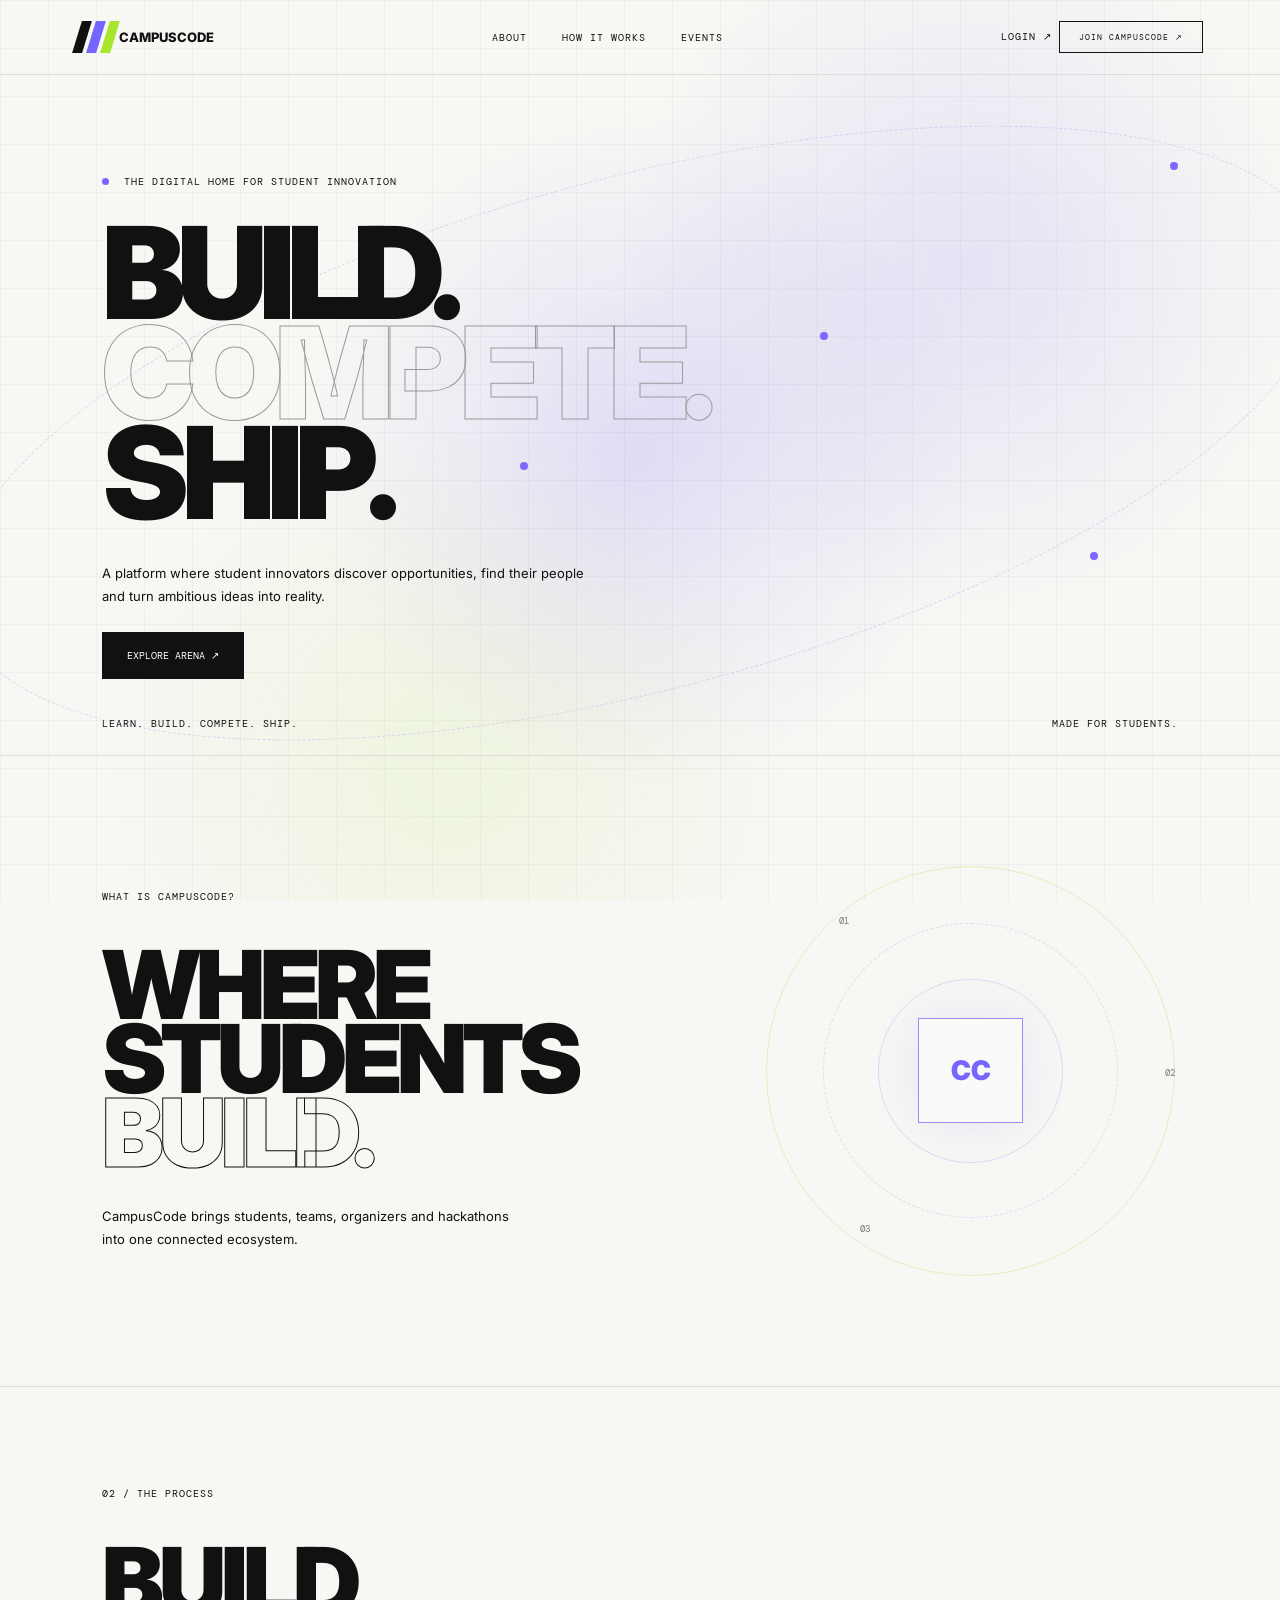
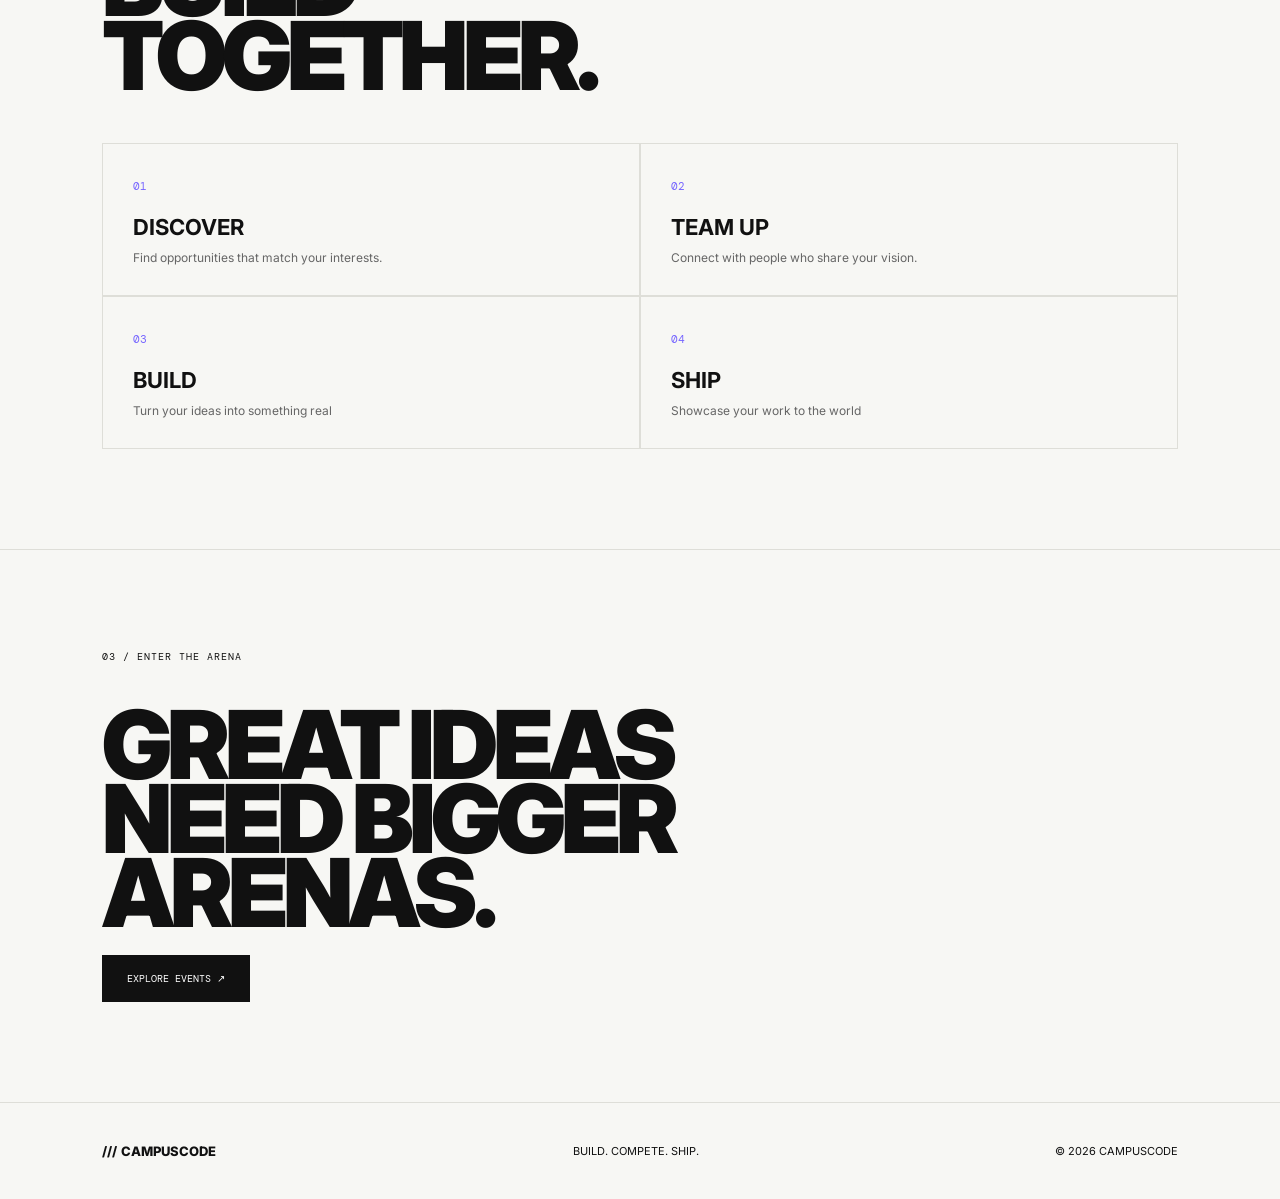
<file: index.html>
<!DOCTYPE html>
<html lang="en">
<head>
    <meta charset="UTF-8">
    <meta name="viewport" content="width=device-width, initial-scale=1.0">
    <title>CampusCode — Build. Compete. Ship.</title>

    <link rel="preconnect" href="https://fonts.googleapis.com">
    <link rel="preconnect" href="https://fonts.gstatic.com" crossorigin>
    <link href="https://fonts.googleapis.com/css2?family=Inter:wght@400;500;600;700;800;900&family=DM+Mono:wght@400;500&display=swap" rel="stylesheet">
    <link rel="stylesheet" href="background.css">
    <link rel="stylesheet" href="style.css">
</head>

<body>
    <header class="navbar">
        <a href="index.html" class="logo">
            <div class="logo">
                <span class="slash black"></span>
                <span class="slash purple"></span>
                <span class="slash lime"></span>
            </div>
            <span>CAMPUSCODE</span>
        </a>

        <nav class="nav-links">
            <a href="#about">ABOUT</a>
            <a href="#how-it-works">HOW IT WORKS</a>
            <a href="#events">EVENTS</a>
        </nav>

        <div class="nav-actions">
            <a href="login.html" class="login-link">
                LOGIN ↗
            </a>

            <a href="register.html" class="join-nav-button">
                JOIN CAMPUSCODE ↗
            </a>
        </div>
    </header>

    <main>
        <section class="hero">
            <div class="hero-label">
                <span class="purple-dot"></span>
                THE DIGITAL HOME FOR STUDENT INNOVATION
            </div>

            <h1>
                BUILD.<br>
                <span class="outline-text">COMPETE.</span><br>
                SHIP.
            </h1>

            <p class="hero-description">
                A platform where student innovators discover opportunities,
                find their people and turn ambitious ideas into reality.
            </p>

            <a href="register.html" class="primary-button">EXPLORE ARENA ↗</a>

            <div class="hero-footer">
                <span>LEARN. BUILD. COMPETE. SHIP.</span>
                <span>MADE FOR STUDENTS.</span>
            </div>
        </section>

        <section class="about" id="about">

            <div class="about-content">
                <div class="section-label">
                    <span class="green-dot"></span>
                    WHAT IS CAMPUSCODE?
                </div>

                <h2>
                    WHERE<br>
                    STUDENTS<br>
                    <span class="outline-text">BUILD.</span>
                </h2>

                <p>
                    CampusCode brings students, teams, organizers and hackathons
                    into one connected ecosystem.
                </p>
            </div>

            <div class="about-graphic">
                <div class="orbit orbit-outer"></div>
                <div class="orbit orbit-middle"></div>
                <div class="orbit orbit-inner"></div>

                <div class="orbit-label label-one">01</div>
                <div class="orbit-label label-two">02</div>
                <div class="orbit-label label-three">03</div>

                <div class="orbit-logo">CC</div>
            </div>

        </section>

        <section class="how-it-works" id="how-it-works">
            <div class="section-label">02 / THE PROCESS</div>
            <h2>BUILD<br>TOGETHER.</h2>

            <div class="steps">
                <div class="step">
                    <span>01</span>
                    <h3>DISCOVER</h3>
                    <p>Find opportunities that match your interests.</p>
                </div>

                <div class="step">
                    <span>02</span>
                    <h3>TEAM UP</h3>
                    <p>Connect with people who share your vision.</p>
                </div>

                <div class="step">
                    <span>03</span>
                    <h3>BUILD</h3>
                    <p>Turn your ideas into something real</p>
                </div>

                <div class="step">
                    <span>04</span>
                    <h3>SHIP</h3>
                    <p>Showcase your work to the world</p>
                </div>
            </div>
        </section>

        <section class="events" id="events">
            <div class="section-label">03 / ENTER THE ARENA</div>
            <h2>GREAT IDEAS<br>NEED BIGGER<br>ARENAS.</h2>

            <a href="login.html" class="primary-button">EXPLORE EVENTS ↗</a>
        </section>
    </main>

    <footer>
        <div class="logo">
            <span class="logo-slashes">///</span>
            CAMPUSCODE
        </div>
        <p>BUILD. COMPETE. SHIP.</p>
        <p>© 2026 CAMPUSCODE</p>
    </footer>

    <script src="script.js"></script>
</body>
</html>
</file>
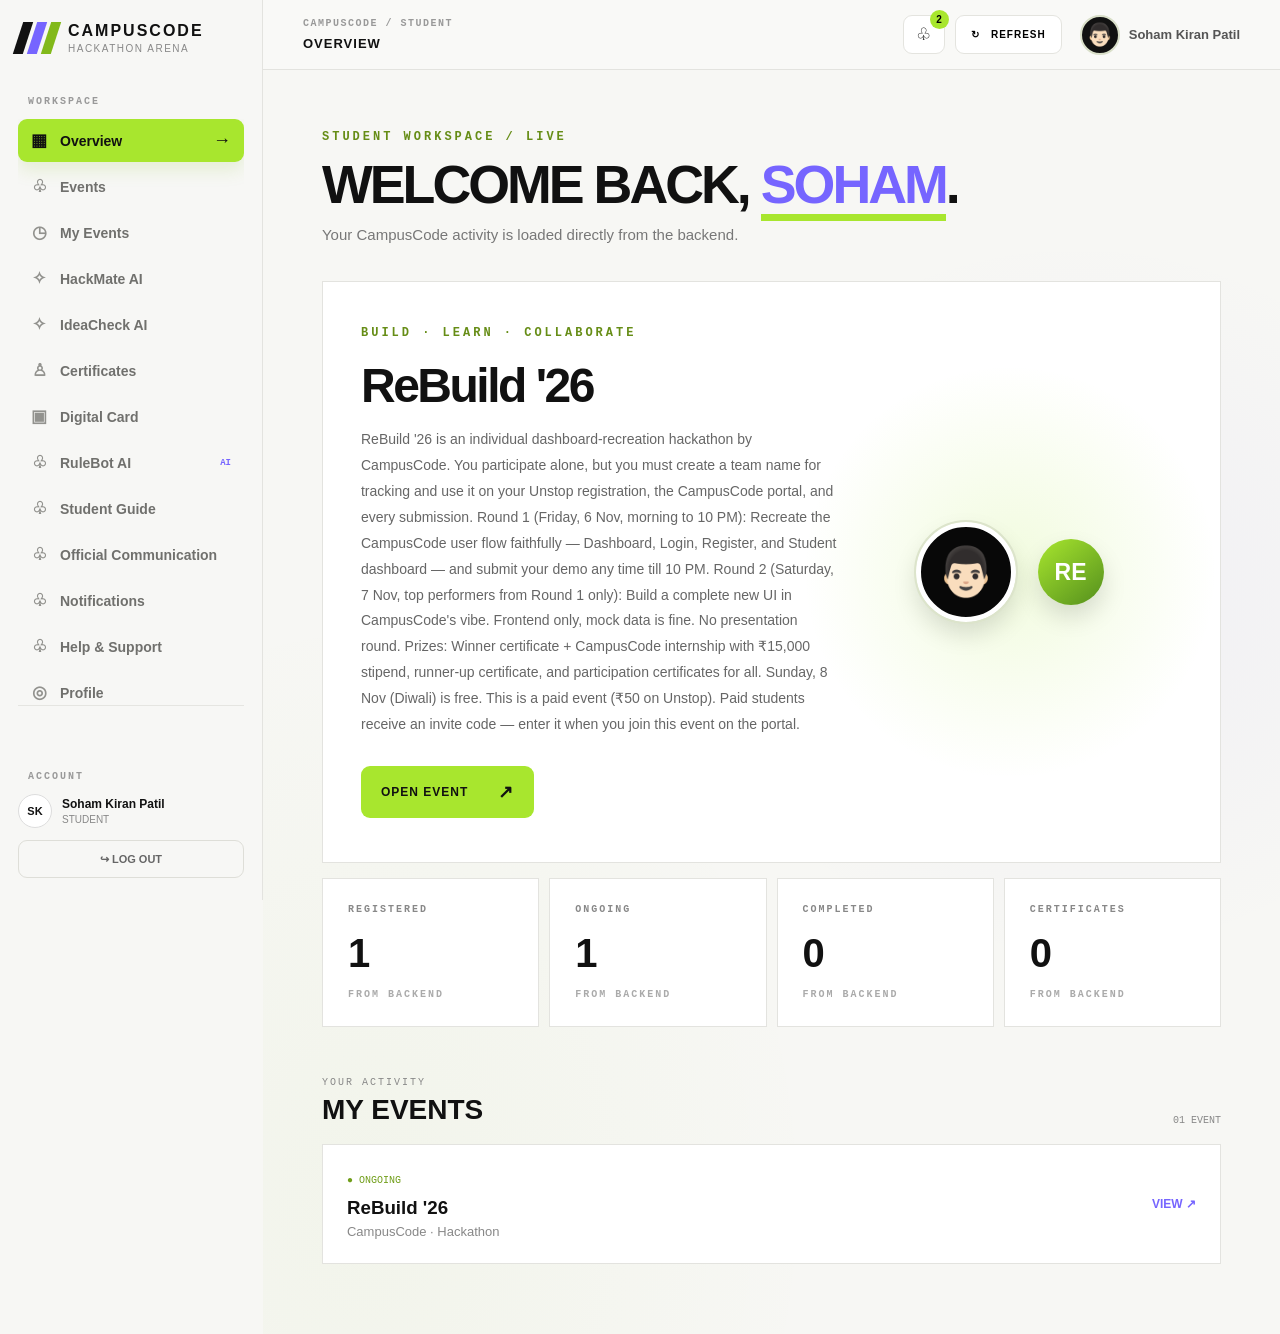
<file: dashboard.html>
<!DOCTYPE html>
<html lang="en">
<head>
    <meta charset="UTF-8">
    <meta name="viewport" content="width=device-width, initial-scale=1.0">
    <title>CampusCode | Student Dashboard</title>
    <link rel="stylesheet" href="dashboard.css">
    <link rel="stylesheet" href="background.css">
</head>

<body class="dashboard-page">

    <aside class="sidebar">

        <a href="index.html" class="brand">
            <div class="brand-mark">
                <span></span><span></span><span></span>
            </div>
            <div class="brand-text">
                <strong>CAMPUSCODE</strong>
                <small>HACKATHON ARENA</small>
            </div>
        </a>

        <div class="sidebar-label">WORKSPACE</div>

        <nav class="sidebar-nav">
            <a href="dashboard.html" class="nav-item active">
                <span>▦</span> Overview <b>→</b>
            </a>
            <a href="#events" class="nav-item">
                <span>♧</span> Events
            </a>
            <a href="#my-events" class="nav-item">
                <span>◷</span> My Events
            </a>
            <a href="#" class="nav-item">
                <span>✧</span> HackMate AI
            </a>
            <a href="#" class="nav-item">
                <span>✧</span> IdeaCheck AI
            </a>
            <a href="#" class="nav-item">
                <span>♙</span> Certificates
            </a>
            <a href="#" class="nav-item">
                <span>▣</span> Digital Card
            </a>
            <a href="#" class="nav-item">
                <span>♧</span> RuleBot AI
                <small class="ai-label">AI</small>
            </a>
            <a href="#" class="nav-item">
                <span>♧</span> Student Guide
            </a>
            <a href="#" class="nav-item">
                <span>♧</span> Official Communication
            </a>
            <a href="#" class="nav-item">
                <span>♧</span> Notifications
            </a>
            <a href="#" class="nav-item">
                <span>♧</span> Help & Support
            </a>
            <a href="#" class="nav-item">
                <span>◎</span> Profile
            </a>
        </nav>

        <div class="sidebar-account">
            <div class="sidebar-label">ACCOUNT</div>

            <div class="account-info">
                <div class="account-initials">SK</div>
                <div>
                    <strong>Soham Kiran Patil</strong>
                    <small>STUDENT</small>
                </div>
            </div>

            <a href="login.html" class="logout-btn">↪ LOG OUT</a>
        </div>

    </aside>

    <div class="main-area">

        <header class="topbar">
            <div class="topbar-breadcrumb">
                <small>CAMPUSCODE / STUDENT</small>
                <strong>OVERVIEW</strong>
            </div>

            <div class="topbar-actions">
                <button class="notification-btn">♧ <span>2</span></button>
                <button class="refresh-btn" onclick="location.reload()">
                    ↻ &nbsp; REFRESH
                </button>

                <div class="topbar-user">
                    <div class="user-avatar">👨🏻</div>
                    <strong>Soham Kiran Patil</strong>
                </div>
            </div>
        </header>

        <main class="dashboard-content">

            <section class="welcome-section">
                <p class="live-label">STUDENT WORKSPACE / LIVE</p>

                <h1>
                    WELCOME BACK,
                    <span>SOHAM</span>.
                </h1>

                <p class="welcome-description">
                    Your CampusCode activity is loaded directly from the backend.
                </p>
            </section>

            <section class="event-card" id="events">

                <div class="event-content">
                    <p class="event-label">BUILD · LEARN · COLLABORATE</p>

                    <h2>ReBuild '26</h2>

                    <p class="event-description">
                        ReBuild '26 is an individual dashboard-recreation hackathon by
                        CampusCode. You participate alone, but you must create a team
                        name for tracking and use it on your Unstop registration, the
                        CampusCode portal, and every submission. Round 1 (Friday, 6 Nov,
                        morning to 10 PM): Recreate the CampusCode user flow faithfully —
                        Dashboard, Login, Register, and Student dashboard — and submit
                        your demo any time till 10 PM. Round 2 (Saturday, 7 Nov, top
                        performers from Round 1 only): Build a complete new UI in
                        CampusCode's vibe. Frontend only, mock data is fine. No
                        presentation round. Prizes: Winner certificate + CampusCode
                        internship with ₹15,000 stipend, runner-up certificate, and
                        participation certificates for all. Sunday, 8 Nov (Diwali) is
                        free. This is a paid event (₹50 on Unstop). Paid students
                        receive an invite code — enter it when you join this event
                        on the portal.
                    </p>

                    <a href="https://unstop.com/" target="_blank" class="open-event-btn">
                        OPEN EVENT <span>↗</span>
                    </a>
                </div>

                <div class="event-visual">
                    <div class="avatar-main">👨🏻</div>
                    <div class="avatar-secondary">RE</div>
                </div>

            </section>

            <section class="stats-grid">

                <div class="stat-card">
                    <p>REGISTERED</p>
                    <h3>1</h3>
                    <span>FROM BACKEND</span>
                </div>

                <div class="stat-card">
                    <p>ONGOING</p>
                    <h3>1</h3>
                    <span>FROM BACKEND</span>
                </div>

                <div class="stat-card">
                    <p>COMPLETED</p>
                    <h3>0</h3>
                    <span>FROM BACKEND</span>
                </div>

                <div class="stat-card">
                    <p>CERTIFICATES</p>
                    <h3>0</h3>
                    <span>FROM BACKEND</span>
                </div>

            </section>

            <section class="my-events-section" id="my-events">
                <div class="my-events-heading">
                    <div>
                        <p>YOUR ACTIVITY</p>
                        <h2>MY EVENTS</h2>
                    </div>
                    <span>01 EVENT</span>
                </div>

                <div class="my-event-row">
                    <div>
                        <small>● ONGOING</small>
                        <h3>ReBuild '26</h3>
                        <p>CampusCode · Hackathon</p>
                    </div>
                    <a href="https://unstop.com/" target="_blank">VIEW ↗</a>
                </div>
            </section>

        </main>
    </div>

    <script>
        const refreshButton = document.querySelector(".refresh-btn");

        refreshButton.addEventListener("click", () => {
            refreshButton.textContent = "↻  REFRESHING...";
            setTimeout(() => {
                refreshButton.innerHTML = "↻ &nbsp; REFRESH";
            }, 700);
        });
    </script>

</body>
</html>
</file>
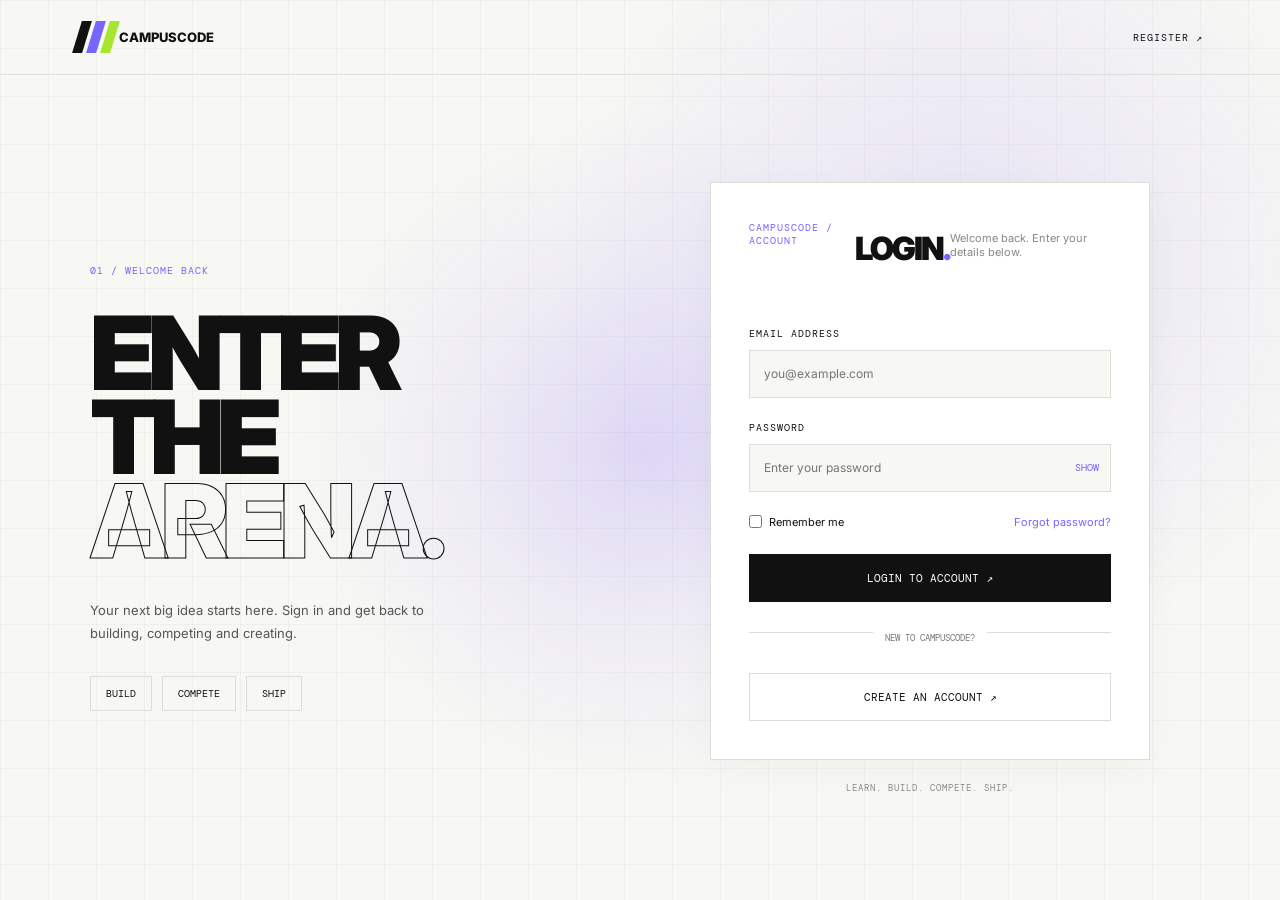
<file: login.html>
<!DOCTYPE html>
<html lang="en">
<head>
    <meta charset="UTF-8">
    <meta name="viewport" content="width=device-width, initial-scale=1.0">
    <title>Login | CampusCode</title>
    <link rel="preconnect" href="https://fonts.googleapis.com">
    <link rel="preconnect" href="https://fonts.gstatic.com" crossorigin>
    <link href="https://fonts.googleapis.com/css2?family=Inter:wght@400;500;600;700;800;900&family=DM+Mono:wght@400;500&display=swap" rel="stylesheet">
    <link rel="stylesheet" href="style.css">
    <link rel="stylesheet" href="auth.css">
    <link rel="stylesheet" href="background.css">
</head>
<body class="auth-page">
    <header class="navbar">
        <a href="index.html" class="logo">
            <div class="logo">
                <span class="slash black"></span>
                <span class="slash purple"></span>
                <span class="slash lime"></span>
            </div>
            <span>CAMPUSCODE</span>
        </a>
        <a href="register.html" class="login-link">
            REGISTER ↗
        </a>
    </header>

    <main class="auth-container">
        <section class="auth-intro">
            <span class="section-label">01 / WELCOME BACK</span>
            <h1>
                ENTER<br>
                THE<br>
                <span class="outline-text">ARENA.</span>
            </h1>
            <p>
                Your next big idea starts here.
                Sign in and get back to building,
                competing and creating.
            </p>
            <div class="auth-tags">
                <span>BUILD</span>
                <span>COMPETE</span>
                <span>SHIP</span>
            </div>
        </section>

        <section class="auth-form-wrapper">
            <div class="auth-card">
                <div class="form-heading">
                    <span class="section-label">CAMPUSCODE / ACCOUNT</span>
                    <h2>LOGIN<span>.</span></h2>
                    <p>Welcome back. Enter your details below.</p>
                </div>

                <form id="loginForm">
                    <div class="form-group">
                        <label for="email">EMAIL ADDRESS</label>
                        <input type="email" id="email" placeholder="you@example.com" required>
                    </div>

                    <div class="form-group">
                        <label for="password">PASSWORD</label>
                        <div class="password-wrapper">
                            <input type="password" id="password" placeholder="Enter your password" required>
                            <button type="button" class="show-password" id="togglePassword">SHOW</button>
                        </div>
                    </div>

                    <div class="form-options">
                        <label class="remember-option">
                            <input type="checkbox" id="remember">
                            Remember me
                        </label>
                        <a href="#" class="forgot-link">Forgot password?</a>
                    </div>

                    <button type="submit" class="auth-submit">LOGIN TO ACCOUNT ↗</button>
                    <p id="loginMessage" class="form-message"></p>
                </form>

                <div class="auth-divider">
                    <span>NEW TO CAMPUSCODE?</span>
                </div>

                <a href="register.html" class="register-button">CREATE AN ACCOUNT ↗</a>
            </div>
            <p class="auth-bottom-text">LEARN. BUILD. COMPETE. SHIP.</p>
        </section>
    </main>

    <script src="script.js"></script>
</body>
</html>
</file>
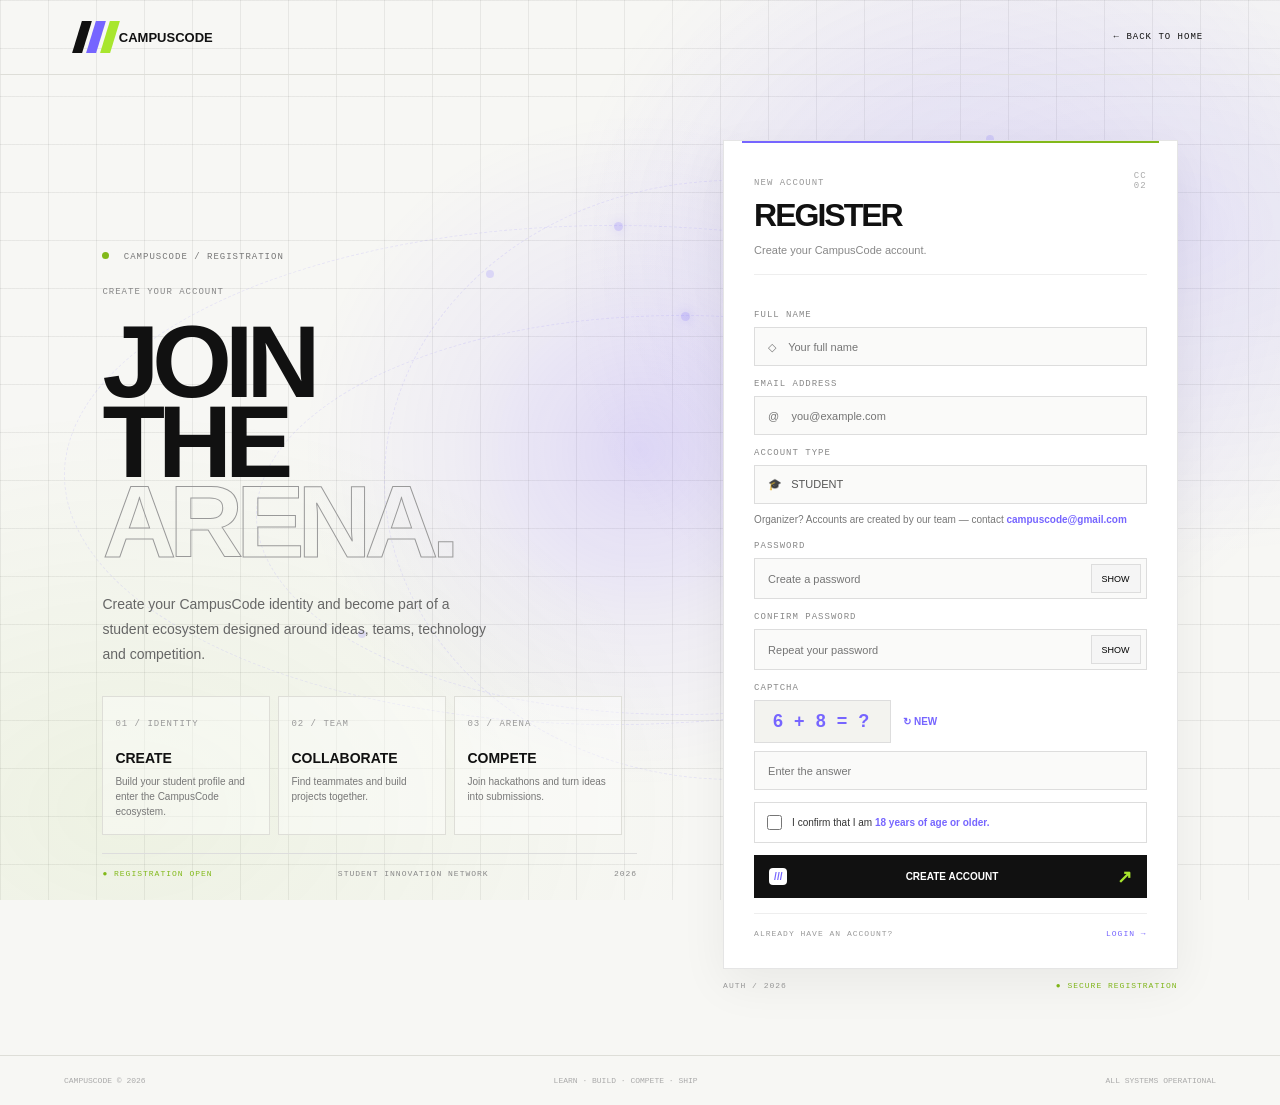
<file: register.html>
<!DOCTYPE html>
<html lang="en">
<head>
    <meta charset="UTF-8">
    <meta name="viewport" content="width=device-width, initial-scale=1.0">
    <title>Register | CampusCode</title>

    <link rel="stylesheet" href="style.css">
    <link rel="stylesheet" href="auth.css">
    <link rel="stylesheet" href="background.css">
</head>

<body class="register-page">

    <div class="animated-background">
    <div class="ambient-glow"></div>

    <div class="orbit orbit-one">
        <span class="orbit-dot"></span>
    </div>

    <div class="orbit orbit-two">
        <span class="orbit-dot"></span>
    </div>

    <div class="orbit orbit-three">
        <span class="orbit-dot"></span>
    </div>

        <span class="floating-dot dot-one"></span>
        <span class="floating-dot dot-two"></span>
        <span class="floating-dot dot-three"></span>
        <span class="floating-dot dot-four"></span>
    </div>

    <header class="navbar">
        <a href="index.html" class="logo">
            <div class="logo">
                <span class="slash black"></span>
                <span class="slash purple"></span>
                <span class="slash lime"></span>
            </div>
            <span>CAMPUSCODE</span>
        </a>

        <a href="index.html" class="back-home">← BACK TO HOME</a>
    </header>

    <main class="register-layout">

        <section class="register-intro">

            <div class="breadcrumb">
                <span class="green-dot"></span>
                CAMPUSCODE / REGISTRATION
            </div>

            <p class="step-label">CREATE YOUR ACCOUNT</p>

            <h1>
                JOIN<br>
                THE<br>
                <span>ARENA.</span>
            </h1>

            <p class="intro-description">
                Create your CampusCode identity and become part of a
                student ecosystem designed around ideas, teams,
                technology and competition.
            </p>

            <div class="feature-cards">

                <div class="feature-card">
                    <small>01 / IDENTITY</small>
                    <h3>CREATE</h3>
                    <p>Build your student profile and enter the CampusCode ecosystem.</p>
                </div>

                <div class="feature-card">
                    <small>02 / TEAM</small>
                    <h3>COLLABORATE</h3>
                    <p>Find teammates and build projects together.</p>
                </div>

                <div class="feature-card">
                    <small>03 / ARENA</small>
                    <h3>COMPETE</h3>
                    <p>Join hackathons and turn ideas into submissions.</p>
                </div>

            </div>

            <div class="intro-footer">
                <span>● REGISTRATION OPEN</span>
                <span>STUDENT INNOVATION NETWORK</span>
                <span>2026</span>
            </div>

        </section>

        <section class="register-form-section">

            <div class="register-card">

                <div class="form-top-line"></div>

                <div class="form-heading">
                    <div>
                        <small>NEW ACCOUNT</small>
                        <h2>REGISTER</h2>
                        <p>Create your CampusCode account.</p>
                    </div>

                    <span class="form-code">CC<br>02</span>
                </div>

                <hr>

                <form id="registerForm">

                    <label>FULL NAME</label>
                    <input type="text" id="fullName" placeholder="◇    Your full name" required>

                    <label>EMAIL ADDRESS</label>
                    <input type="email" id="registerEmail" placeholder="@    you@example.com" required>

                    <label>ACCOUNT TYPE</label>
                    <div class="account-type">
                        🎓 &nbsp; STUDENT
                    </div>

                    <p class="organizer-note">
                        Organizer? Accounts are created by our team —
                        contact <a href="mailto:campuscode@gmail.com">campuscode@gmail.com</a>
                    </p>

                    <label>PASSWORD</label>
                    <div class="password-field">
                        <input type="password" id="password"
                            placeholder="Create a password" required minlength="8">
                        <button type="button" onclick="togglePassword('password', this)">
                            SHOW
                        </button>
                    </div>

                    <label>CONFIRM PASSWORD</label>
                    <div class="password-field">
                        <input type="password" id="confirmPassword"
                            placeholder="Repeat your password" required>
                        <button type="button" onclick="togglePassword('confirmPassword', this)">
                            SHOW
                        </button>
                    </div>

                    <label>CAPTCHA</label>
                    <div class="captcha-row">
                        <div id="captchaCode">5 + 3 = ?</div>
                        <button type="button" class="new-captcha" onclick="generateCaptcha()">
                            ↻ NEW
                        </button>
                    </div>

                    <input type="number" id="captchaInput"
                        placeholder="Enter the answer" required>

                    <label class="age-confirm">
                        <input type="checkbox" id="ageCheck" required>
                        <span>I confirm that I am <strong>18 years of age or older.</strong></span>
                    </label>

                    <button type="submit" class="register-submit">
                        <span class="mini-logo">///</span>
                        CREATE ACCOUNT
                        <span class="submit-arrow">↗</span>
                    </button>

                </form>

                <div class="form-bottom">
                    <span>ALREADY HAVE AN ACCOUNT?</span>
                    <a href="login.html">LOGIN →</a>
                </div>

            </div>

            <div class="security-footer">
                AUTH / 2026
                <span>● SECURE REGISTRATION</span>
            </div>

        </section>

    </main>

    <footer class="page-footer">
        <span>CAMPUSCODE © 2026</span>
        <span>LEARN · BUILD · COMPETE · SHIP</span>
        <span>ALL SYSTEMS OPERATIONAL</span>
    </footer>

    <script>
        let captchaAnswer;

        function generateCaptcha() {
            const a = Math.floor(Math.random() * 9) + 1;
            const b = Math.floor(Math.random() * 9) + 1;

            captchaAnswer = a + b;
            document.getElementById("captchaCode").textContent =
                `${a} + ${b} = ?`;
        }

        generateCaptcha();

        function togglePassword(id, button) {
            const field = document.getElementById(id);

            if (field.type === "password") {
                field.type = "text";
                button.textContent = "HIDE";
            } else {
                field.type = "password";
                button.textContent = "SHOW";
            }
        }

        document.getElementById("registerForm").addEventListener("submit", function(e) {
            e.preventDefault();

            const name = document.getElementById("fullName").value.trim();
            const email = document.getElementById("registerEmail").value.trim().toLowerCase();
            const password = document.getElementById("password").value;
            const confirmPassword = document.getElementById("confirmPassword").value;
            const captcha = Number(document.getElementById("captchaInput").value);

            if (password !== confirmPassword) {
                alert("Passwords do not match!");
                return;
            }

            if (captcha !== captchaAnswer) {
                alert("Incorrect CAPTCHA. Please try again.");
                generateCaptcha();
                return;
            }

            const users = JSON.parse(localStorage.getItem("campusUsers")) || [];

            const existingUser = users.find(function(user) {
                return user.email === email;
            });

            if (existingUser) {
                alert("This email is already registered. Please login.");
                return;
            }

            const newUser = {
                name: name,
                email: email,
                password: password
            };

            users.push(newUser);

            localStorage.setItem("campusUsers", JSON.stringify(users));
            localStorage.setItem("currentUser", JSON.stringify(newUser));

            alert("Registration successful! Welcome to CampusCode.");

            window.location.href = "dashboard.html";
        });

    </script>

</body>
</html>
</file>
<file: background.css>
body {
    position: relative;
    overflow-x: hidden;
    background-color: #f7f7f4;
}

body::before {
    content: "";
    position: fixed;
    inset: 0;
    z-index: 0;
    pointer-events: none;
    background-image:
        linear-gradient(rgba(30,30,30,0.035) 1px, transparent 1px),
        linear-gradient(90deg, rgba(30,30,30,0.035) 1px, transparent 1px),
        radial-gradient(circle at 75% 30%, rgba(118,85,255,0.12), transparent 35%);
    background-size: 48px 48px, 48px 48px, auto;
}

body::after {
    content: "";
    position: fixed;
    inset: 0;
    z-index: 0;
    pointer-events: none;
    background: radial-gradient(
        450px circle at var(--mouse-x, 50%) var(--mouse-y, 50%),
        rgba(112,76,255,0.18),
        rgba(112,76,255,0.06) 40%,
        transparent 75%
    );
}

body > * {
    position: relative;
    z-index: 1;
}
</file>
<file: style.css>
* {
    margin: 0;
    padding: 0;
    box-sizing: border-box;
}

html {
    scroll-behavior: smooth;
}

body {
    background: #f7f7f4;
    color: #111111;
    font-family: 'Inter', sans-serif;
}

a {
    text-decoration: none;
    color: inherit;
}

.navbar {
    height: 75px;
    padding: 0 6%;
    display: flex;
    justify-content: space-between;
    align-items: center;
    border-bottom: 1px solid #deded8;
}

.logo {
    display: flex;
    align-items: center;
    gap: 4px;
    font-size: 13px;
    font-weight: 800;
}

.logo-mark {
    display: flex;
    align-items: center;
    gap: 4px;
    height: 32px;
    padding: 0 5px;
}

.slash {
    display: block;
    width: 10px;
    height: 32px;
    transform: skew(-17deg);
    border-radius: 0px;
}

.slash.black {
    background: #111111;
}

.slash.purple {
    background: #7665ff;
}

.slash.lime {
    background: #a8e62e;
}

.slash.black {
    background: #111111;
}

.slash.purple {
    background: #7665ff;
}

.slash.lime {
    background: #a8e62e;
}

.nav-links {
    display: flex;
    gap: 35px;
}

.nav-links a,
.login-link,
.hero-label,
.section-label,
.hero-footer {
    font-family: 'DM Mono', monospace;
    font-size: 10px;
    letter-spacing: 1px;
}

.hero {
    min-height: 680px;
    padding: 100px 8% 35px;
    display: flex;
    flex-direction: column;
    align-items: flex-start;
    position: relative;
}

.hero-label {
    margin-bottom: 35px;
}

.purple-dot {
    display: inline-block;
    width: 7px;
    height: 7px;
    border-radius: 50%;
    background: #7665ff;
    margin-right: 8px;
}

.hero h1,
.about h2,
.how-it-works h2,
.events h2 {
    font-size: clamp(65px, 10vw, 130px);
    font-weight: 900;
    line-height: 0.78;
    letter-spacing: -8px;
}

.outline-text {
    color: transparent;
    -webkit-text-stroke: 1px #111111;
}

.hero-description {
    max-width: 370px;
    font-size: 13px;
    line-height: 1.8;
    margin-top: 40px;
}

.primary-button {
    display: inline-block;
    background: #111111;
    color: white;
    padding: 17px 25px;
    font-family: 'DM Mono', monospace;
    font-size: 10px;
    margin-top: 25px;
    transition: background 0.2s;
}

.primary-button:hover {
    background: #7665ff;
}

.hero-footer {
    position: absolute;
    bottom: 25px;
    left: 8%;
    right: 8%;
    display: flex;
    justify-content: space-between;
}

.about,
.how-it-works,
.events {
    padding: 100px 8%;
    border-top: 1px solid #deded8;
}

.section-label {
    margin-bottom: 45px;
}

.about h2,
.how-it-works h2,
.events h2 {
    font-size: clamp(55px, 8vw, 95px);
    letter-spacing: -5px;
}

.about p {
    max-width: 430px;
    margin-top: 35px;
    font-size: 13px;
    line-height: 1.8;
}

.steps {
    margin-top: 50px;
    display: grid;
    grid-template-columns: repeat(2, 1fr);
}

.step {
    padding: 30px;
    border: 1px solid #deded8;
    min-height: 150px;
}

.step span {
    font-family: 'DM Mono', monospace;
    font-size: 11px;
    color: #7665ff;
}

.step h3 {
    font-size: 22px;
    margin: 20px 0 10px;
}

.step p {
    font-size: 12px;
    color: #666;
}

footer {
    padding: 40px 8%;
    border-top: 1px solid #deded8;
    display: flex;
    justify-content: space-between;
    align-items: center;
    font-size: 11px;
}

@media (max-width: 650px) {
    .nav-links {
        display: none;
    }

    .hero {
        min-height: 600px;
        padding-top: 100px;
    }

    .hero h1 {
        letter-spacing: -5px;
    }

    .steps {
        grid-template-columns: 1fr;
    }

    footer {
        flex-direction: column;
        gap: 20px;
    }
}

.hero h1 .outline-text {
    background: linear-gradient(110deg, #4930c9, #7655ff, #a18aff);
    background-clip: text;
    -webkit-background-clip: text;
    background-size: 0% 100%;
    background-repeat: no-repeat;
    color: transparent;
    -webkit-text-stroke: 1px #999;
    transition: background-size 0s ease, -webkit-text-stroke 0s ease;
    cursor: pointer;
}

.hero h1 .outline-text:hover {
    background-size: 100% 100%;
    -webkit-text-stroke: 1px transparent;
}

body {
    position: relative;
    overflow-x: hidden;
    background-color: #f7f7f4;
}

body::before {
    content: "";
    position: fixed;
    inset: 0;
    z-index: -1;
    pointer-events: none;
    background-image:
        linear-gradient(rgba(30, 30, 30, 0.035) 1px, transparent 1px),
        linear-gradient(90deg, rgba(30, 30, 30, 0.035) 1px, transparent 1px),
        radial-gradient(circle at 75% 30%, rgba(118, 85, 255, 0.13), transparent 30%),
        radial-gradient(circle at 35% 85%, rgba(168, 230, 46, 0.10), transparent 30%);
    background-size: 48px 48px, 48px 48px, auto, auto;
}

body::after {
    content: "";
    position: fixed;
    inset: 0;
    z-index: 0;
    pointer-events: none;
    background: radial-gradient(
        450px circle at var(--mouse-x, 50%) var(--mouse-y, 50%),
        rgba(112, 76, 255, 0.17),
        rgba(112, 76, 255, 0.07) 35%,
        transparent 75%
    );
    transition: background 0.08s ease;
}

.navbar, main, footer {
    position: relative;
    z-index: 1;
}

.hero {
    position: relative;
    isolation: isolate;
}

.hero::before {
    content: "";
    position: absolute;
    width: 110%;
    height: 75%;
    top: 15%;
    left: -5%;
    border: 1px dashed rgba(118, 85, 255, 0.22);
    border-radius: 50%;
    transform: rotate(-15deg);
    z-index: -1;
    pointer-events: none;
    animation: orbitMove 18s linear infinite;
}

@keyframes orbitMove {
    from { transform: rotate(-15deg); }
    to { transform: rotate(345deg); }
}

.hero-label::before {
    content: "";
    position: fixed;
    width: 8px;
    height: 8px;
    top: 18%;
    right: 8%;
    border-radius: 50%;
    background: #8064ff;
    box-shadow:
        -350px 170px 0 #8064ff,
        -80px 390px 0 #8064ff,
        -650px 300px 0 #8064ff;
    animation: dotFloat 4s ease-in-out infinite alternate;
}

@keyframes dotFloat {
    from { transform: translateY(-8px); }
    to { transform: translateY(12px); }
}

.join-nav-button {
    display: inline-flex;
    align-items: center;
    justify-content: center;
    padding: 10px 19px;
    border: 1px solid #111;
    color: #111;
    background: linear-gradient(#111, #111) left / 0% 100% no-repeat;
    font-family: 'DM Mono', monospace;
    font-size: 8px;
    letter-spacing: 1px;
    text-decoration: none;
    transition: background-size  ease, color  ease;
}

.join-nav-button:hover {
    background-size: 100% 100%;
    color: white;
}

.hero-bottom-row {
    display: flex;
    align-items: center;
    gap: 35px;
    margin-top: 30px;
}

.hero-description {
    max-width: 490px;
    line-height: 1.7;
}

.hero-hover-box {
    display: inline-flex;
    align-items: center;
    gap: 20px;
    padding: 13px 18px;
    border: 1px solid #aaa;
    background: rgba(255,255,255,0.5);
    color: #111;
    font-family: 'DM Mono', monospace;
    font-size: 10px;
    white-space: nowrap;
    animation: floatingBox 3s ease-in-out infinite;
    transition: background 0.3s, color 0.3s, border-color 0.3s;
}

.hero-hover-box:hover {
    background: #111;
    color: white;
    border-color: #111;
}

.hero-hover-box span {
    transition: transform 0.3s;
}

.hero-hover-box:hover span {
    transform: translate(3px, -3px);
}

@keyframes floatingBox {
    0%, 100% { transform: translateY(0); }
    50% { transform: translateY(-6px); }
}

.about {
    display: grid;
    grid-template-columns: 1.2fr 0.8fr;
    align-items: center;
    gap: 40px;
    padding: 110px 8%;
    overflow: hidden;
}

.about-graphic {
    position: relative;
    width: min(32vw, 430px);
    aspect-ratio: 1;
    margin: auto;
    display: grid;
    place-items: center;
}

.orbit {
    position: absolute;
    border-radius: 50%;
    border: 1px solid rgba(118, 101, 255, 0.2);
    animation: orbitPulse 5s ease-in-out infinite;
}

.orbit-outer {
    width: 100%;
    height: 100%;
    border-color: rgba(168, 220, 50, 0.28);
}

.orbit-middle {
    width: 72%;
    height: 72%;
    border-style: dashed;
    animation-delay: 0.5s;
}

.orbit-inner {
    width: 45%;
    height: 45%;
    animation-delay: 1s;
}

.orbit-logo {
    width: 105px;
    height: 105px;
    display: grid;
    place-items: center;
    background: #fafaf8;
    border: 1px solid #988aff;
    color: #7665ff;
    font-size: 27px;
    font-weight: 900;
    box-shadow: 0 0 45px rgba(118,101,255,0.12);
    z-index: 2;
}

.orbit-label {
    position: absolute;
    font: 9px 'DM Mono', monospace;
    color: #777;
}

.label-one {
    top: 12%;
    left: 18%;
}

.label-two {
    right: 0;
    top: 49%;
}

.label-three {
    bottom: 10%;
    left: 23%;
}

@keyframes orbitPulse {
    0%, 100% { transform: scale(1); opacity: 0.8; }
    50% { transform: scale(1.04); opacity: 1; }
}

@media (max-width: 768px) {
    .about {
        grid-template-columns: 1fr;
    }

    .about-graphic {
        width: min(80vw, 350px);
    }

    .hero-bottom-row {
        flex-direction: column;
        align-items: flex-start;
    }
}
</file>
<file: dashboard.css>
* {
    margin: 0;
    padding: 0;
    box-sizing: border-box;
}

body {
    font-family: Arial, Helvetica, sans-serif;
    color: #111;
    background: #f7f7f4;
}

.dashboard-page {
    min-height: 100vh;
    display: flex;
    overflow-x: hidden;
    position: relative;
}

.sidebar {
    width: 263px;
    min-width: 263px;
    height: 100vh;
    position: fixed;
    top: 0;
    left: 0;
    background: #f7f7f5;
    border-right: 1px solid #e3e3df;
    padding: 22px 18px;
    display: flex;
    flex-direction: column;
    z-index: 10;
}

.brand {
    display: flex;
    align-items: center;
    gap: 12px;
    text-decoration: none;
    color: #111;
    margin-bottom: 42px;
}

.brand-mark {
    display: flex;
    gap: 4px;
    height: 32px;
}

.brand-mark span {
    width: 10px;
    height: 32px;
    transform: skew(-18deg);
}

.brand-mark span:nth-child(1) { background: #111; }
.brand-mark span:nth-child(2) { background: #7665ff; }
.brand-mark span:nth-child(3) { background: #82b91a; }

.brand-text strong {
    display: block;
    font-size: 16px;
    letter-spacing: 2px;
}

.brand-text small {
    display: block;
    font-size: 10px;
    color: #888;
    letter-spacing: 1.5px;
    margin-top: 3px;
}

.sidebar-label {
    color: #999;
    font-family: monospace;
    font-size: 10px;
    font-weight: bold;
    letter-spacing: 2px;
    margin: 0 10px 12px;
}

.sidebar-nav {
    display: flex;
    flex-direction: column;
    gap: 3px;
    overflow-y: auto;
}

.nav-item {
    min-height: 43px;
    display: flex;
    align-items: center;
    gap: 13px;
    padding: 0 13px;
    border-radius: 9px;
    color: #70706d;
    text-decoration: none;
    font-size: 14px;
    font-weight: 600;
    position: relative;
}

.nav-item > span {
    width: 16px;
    font-size: 17px;
    color: #92928e;
    text-align: center;
}

.nav-item:hover {
    background: #eeeeea;
    color: #111;
}

.nav-item.active {
    background: #a8e62e;
    color: #111;
    box-shadow: 0 8px 18px rgba(130,185,26,0.15);
}

.nav-item.active > span {
    color: #111;
}

.nav-item.active b {
    margin-left: auto;
    font-size: 18px;
}

.ai-label {
    margin-left: auto;
    color: #7665ff;
    font-family: monospace;
    font-size: 9px;
}

.sidebar-account {
    margin-top: auto;
    border-top: 1px solid #e5e5e1;
    padding-top: 65px;
}

.account-info {
    display: flex;
    align-items: center;
    gap: 10px;
    margin: 12px 0;
}

.account-initials {
    height: 34px;
    width: 34px;
    border: 1px solid #ddd;
    background: white;
    border-radius: 50%;
    display: grid;
    place-items: center;
    font-size: 11px;
    font-weight: bold;
}

.account-info strong {
    display: block;
    font-size: 12px;
}

.account-info small {
    display: block;
    color: #888;
    font-size: 10px;
    margin-top: 3px;
}

.logout-btn {
    height: 38px;
    border: 1px solid #deded8;
    border-radius: 9px;
    display: grid;
    place-items: center;
    color: #666;
    font-size: 11px;
    font-weight: bold;
    text-decoration: none;
}

.logout-btn:hover {
    background: #eee;
}

.main-area {
    margin-left: 263px;
    width: calc(100% - 263px);
    min-height: 100vh;
    position: relative;
    background:
        radial-gradient(ellipse at 80% 45%, rgba(118,101,255,0.055), transparent 35%),
        radial-gradient(ellipse at 10% 90%, rgba(130,185,26,0.045), transparent 35%),
        #f7f7f4;
}

.topbar {
    height: 70px;
    border-bottom: 1px solid #e3e3df;
    display: flex;
    justify-content: space-between;
    align-items: center;
    padding: 0 40px;
    background: rgba(255,255,255,0.25);
}

.topbar-breadcrumb small {
    display: block;
    font-family: monospace;
    color: #999;
    font-size: 10px;
    letter-spacing: 1.5px;
    font-weight: bold;
    margin-bottom: 5px;
}

.topbar-breadcrumb strong {
    font-size: 13px;
    letter-spacing: 1px;
}

.topbar-actions {
    display: flex;
    align-items: center;
    gap: 10px;
}

.notification-btn,
.refresh-btn {
    height: 39px;
    background: white;
    border: 1px solid #e4e4df;
    border-radius: 9px;
    cursor: pointer;
}

.notification-btn {
    width: 42px;
    position: relative;
    font-size: 17px;
}

.notification-btn span {
    position: absolute;
    right: -5px;
    top: -6px;
    background: #a8e62e;
    border-radius: 50%;
    width: 19px;
    height: 19px;
    display: grid;
    place-items: center;
    font-size: 10px;
    font-weight: bold;
}

.refresh-btn {
    padding: 0 15px;
    font-size: 10px;
    font-weight: bold;
    letter-spacing: 1px;
}

.topbar-user {
    display: flex;
    align-items: center;
    gap: 9px;
    margin-left: 8px;
    font-size: 13px;
    color: #555;
}

.user-avatar {
    height: 40px;
    width: 40px;
    background: #111;
    border: 2px solid #d9dfc9;
    border-radius: 50%;
    display: grid;
    place-items: center;
    font-size: 22px;
}

.dashboard-content {
    max-width: 1500px;
    padding: 60px 5.8% 70px;
    margin: 0 auto;
}

.live-label {
    color: #668d16;
    font-family: monospace;
    font-weight: bold;
    letter-spacing: 3px;
    font-size: 12px;
    margin-bottom: 10px;
}

.welcome-section h1 {
    font-size: clamp(38px, 4.2vw, 68px);
    font-weight: 900;
    letter-spacing: -3px;
    line-height: 1.12;
    white-space: nowrap;
}

.welcome-section h1 span {
    color: #7665ff;
    border-bottom: 7px solid #a8e62e;
}

.welcome-description {
    color: #777;
    font-size: 15px;
    margin-top: 12px;
    margin-bottom: 38px;
}

.event-card {
    width: 100%;
    min-height: 475px;
    background: white;
    border: 1px solid #e3e3df;
    padding: 44px 38px;
    display: grid;
    grid-template-columns: 58% 42%;
    align-items: center;
    position: relative;
    overflow: hidden;
}

.event-content {
    position: relative;
    z-index: 2;
}

.event-label {
    color: #668d16;
    font-family: monospace;
    font-weight: bold;
    font-size: 12px;
    letter-spacing: 3px;
    margin-bottom: 18px;
}

.event-card h2 {
    font-size: 48px;
    letter-spacing: -2.5px;
    margin-bottom: 14px;
}

.event-description {
    color: #666;
    font-size: 14px;
    line-height: 1.85;
    max-width: 720px;
}

.open-event-btn {
    margin-top: 28px;
    display: inline-flex;
    align-items: center;
    gap: 30px;
    padding: 15px 20px;
    border-radius: 9px;
    background: #a8e62e;
    color: #111;
    font-size: 12px;
    font-weight: 900;
    letter-spacing: 1px;
    text-decoration: none;
    transition: 0.2s;
}

.open-event-btn:hover {
    background: #91d31c;
    transform: translateY(-2px);
}

.open-event-btn span {
    font-size: 18px;
}

.event-visual {
    min-height: 300px;
    display: flex;
    justify-content: center;
    align-items: center;
    gap: 22px;
    position: relative;
}

.event-visual::before {
    content: "";
    position: absolute;
    width: 430px;
    height: 430px;
    border-radius: 50%;
    background: radial-gradient(circle, rgba(168,230,46,0.16), transparent 68%);
}

.avatar-main,
.avatar-secondary {
    position: relative;
    z-index: 1;
    border-radius: 50%;
    display: grid;
    place-items: center;
    box-shadow: 0 12px 25px rgba(0,0,0,0.13);
}

.avatar-main {
    width: 100px;
    height: 100px;
    background: #080808;
    border: 5px solid white;
    outline: 2px solid #dce4cb;
    font-size: 48px;
}

.avatar-secondary {
    width: 66px;
    height: 66px;
    background: linear-gradient(140deg, #a8e62e, #548f1d);
    color: white;
    font-size: 23px;
    font-weight: 900;
}

.stats-grid {
    display: grid;
    grid-template-columns: repeat(4, 1fr);
    gap: 10px;
    margin-top: 15px;
}

.stat-card {
    background: white;
    border: 1px solid #e3e3df;
    min-height: 145px;
    padding: 25px;
}

.stat-card p {
    color: #888;
    font-family: monospace;
    font-size: 10px;
    letter-spacing: 2px;
    font-weight: bold;
}

.stat-card h3 {
    font-size: 40px;
    margin: 16px 0 7px;
}

.stat-card span {
    color: #aaa;
    font-family: monospace;
    font-size: 10px;
    font-weight: bold;
    letter-spacing: 2px;
}

.my-events-section {
    margin-top: 50px;
}

.my-events-heading {
    display: flex;
    align-items: end;
    justify-content: space-between;
    margin-bottom: 18px;
}

.my-events-heading p {
    color: #888;
    font-family: monospace;
    font-size: 10px;
    letter-spacing: 2px;
}

.my-events-heading h2 {
    margin-top: 6px;
    font-size: 28px;
}

.my-events-heading > span {
    color: #888;
    font-family: monospace;
    font-size: 10px;
}

.my-event-row {
    display: flex;
    justify-content: space-between;
    align-items: center;
    background: white;
    border: 1px solid #e3e3df;
    padding: 24px;
}

.my-event-row small {
    color: #719e1a;
    font-family: monospace;
    font-size: 10px;
}

.my-event-row h3 {
    margin: 10px 0 5px;
}

.my-event-row p {
    color: #888;
    font-size: 13px;
}

.my-event-row a {
    text-decoration: none;
    color: #7665ff;
    font-size: 12px;
    font-weight: bold;
}

@media (max-width: 1100px) {
    .sidebar {
        width: 220px;
        min-width: 220px;
    }

    .main-area {
        margin-left: 220px;
        width: calc(100% - 220px);
    }

    .dashboard-content {
        padding-left: 4%;
        padding-right: 4%;
    }

    .event-card {
        grid-template-columns: 65% 35%;
        padding: 30px;
    }

    .event-description {
        font-size: 13px;
    }
}

@media (max-width: 760px) {
    .sidebar {
        width: 65px;
        min-width: 65px;
        padding: 20px 8px;
    }

    .brand {
        justify-content: center;
    }

    .brand-text,
    .sidebar-label,
    .nav-item:not(.active),
    .account-info,
    .logout-btn {
        display: none;
    }

    .nav-item.active {
        justify-content: center;
        font-size: 0;
    }

    .nav-item.active b {
        display: none;
    }

    .main-area {
        margin-left: 65px;
        width: calc(100% - 65px);
    }

    .topbar {
        padding: 0 15px;
    }

    .topbar-user strong {
        display: none;
    }

    .dashboard-content {
        padding: 35px 18px;
    }

    .welcome-section h1 {
        white-space: normal;
        font-size: 36px;
    }

    .event-card {
        grid-template-columns: 1fr;
        padding: 25px;
    }

    .event-visual {
        min-height: 150px;
    }

    .stats-grid {
        grid-template-columns: repeat(2, 1fr);
    }

    .stat-card {
        padding: 17px;
    }
}

@media (max-width: 430px) {
    .topbar-breadcrumb small {
        font-size: 8px;
    }

    .refresh-btn {
        padding: 0 8px;
        font-size: 9px;
    }

    .welcome-section h1 {
        font-size: 29px;
        letter-spacing: -1.5px;
    }

    .welcome-description {
        font-size: 13px;
        line-height: 1.6;
    }

    .event-card h2 {
        font-size: 36px;
    }

    .event-description {
        font-size: 12px;
    }

    .stats-grid {
        gap: 7px;
    }

    .stat-card h3 {
        font-size: 32px;
    }

    .stat-card p,
    .stat-card span {
        font-size: 8px;
    }
}
</file>
<file: auth.css>
.auth-page {
    min-height: 100vh;
    background: #f7f7f4;
}

.auth-container {
    min-height: calc(100vh - 75px);
    display: grid;
    grid-template-columns: 1fr 1fr;
    padding: 65px 7%;
    gap: 60px;
    align-items: center;
}

.auth-intro {
    padding: 20px 0;
}

.auth-intro .section-label {
    display: block;
    margin-bottom: 35px;
    color: #7665ff;
}

.auth-intro h1 {
    font-size: clamp(65px, 8vw, 110px);
    line-height: 0.82;
    font-weight: 900;
    letter-spacing: -7px;
}

.auth-intro .outline-text {
    color: transparent;
    -webkit-text-stroke: 1px #111;
}

.auth-intro p {
    max-width: 340px;
    margin-top: 35px;
    font-size: 13px;
    line-height: 1.8;
    color: #555;
}

.auth-tags {
    display: flex;
    gap: 10px;
    margin-top: 30px;
}

.auth-tags span {
    padding: 10px 15px;
    border: 1px solid #deded8;
    font-family: 'DM Mono', monospace;
    font-size: 10px;
}

.auth-form-wrapper {
    display: flex;
    flex-direction: column;
    align-items: center;
}

.auth-card {
    width: 100%;
    max-width: 440px;
    background: #fff;
    border: 1px solid #deded8;
    padding: 38px;
    box-shadow: 0 10px 35px rgba(0,0,0,0.03);
}

.form-heading .section-label {
    font-family: 'DM Mono', monospace;
    font-size: 10px;
    color: #7665ff;
    letter-spacing: 1px;
}

.form-heading h2 {
    margin-top: 22px;
    font-size: 42px;
    font-weight: 900;
    letter-spacing: -2px;
}

.form-heading h2 span {
    color: #7665ff;
}

.form-heading p {
    margin-top: 10px;
    font-size: 12px;
    color: #777;
}

#loginForm,
#registerForm {
    margin-top: 35px;
}

.form-group {
    display: flex;
    flex-direction: column;
    gap: 10px;
    margin-bottom: 23px;
}

.form-group label {
    font-family: 'DM Mono', monospace;
    font-size: 10px;
    letter-spacing: 1px;
}

.form-group input,
.form-group select {
    width: 100%;
    height: 48px;
    padding: 0 14px;
    border: 1px solid #deded8;
    outline: none;
    background: #f7f7f4;
    font-family: 'Inter', sans-serif;
    font-size: 12px;
}

.form-group input:focus,
.form-group select:focus {
    border-color: #7665ff;
}

.password-wrapper {
    display: flex;
    align-items: center;
    position: relative;
}

.password-wrapper input {
    padding-right: 65px;
}

.show-password {
    position: absolute;
    right: 12px;
    border: none;
    background: none;
    color: #7665ff;
    font-family: 'DM Mono', monospace;
    font-size: 10px;
    cursor: pointer;
}

.form-options {
    display: flex;
    justify-content: space-between;
    align-items: center;
    font-size: 11px;
    margin-bottom: 25px;
}

.remember-option {
    display: flex;
    align-items: center;
    gap: 7px;
}

.remember-option input {
    accent-color: #7665ff;
}

.forgot-link {
    color: #7665ff;
}

.auth-submit,
.register-button {
    width: 100%;
    min-height: 48px;
    display: flex;
    justify-content: center;
    align-items: center;
    font-family: 'DM Mono', monospace;
    font-size: 11px;
    cursor: pointer;
}

.auth-submit {
    border: none;
    background: #111;
    color: white;
    transition: 0.2s;
}

.auth-submit:hover {
    background: #7665ff;
}

.auth-divider {
    text-align: center;
    border-top: 1px solid #deded8;
    margin: 30px 0 20px;
    position: relative;
}

.auth-divider span {
    position: relative;
    top: -8px;
    padding: 0 12px;
    background: white;
    font-family: 'DM Mono', monospace;
    font-size: 9px;
    color: #777;
}

.register-button {
    border: 1px solid #deded8;
    background: white;
    color: #111;
    text-decoration: none;
}

.register-button:hover {
    border-color: #7665ff;
    color: #7665ff;
}

.form-message {
    margin-top: 12px;
    font-size: 11px;
    line-height: 1.5;
}

.auth-bottom-text {
    margin-top: 22px;
    font-family: 'DM Mono', monospace;
    font-size: 9px;
    color: #888;
    letter-spacing: 1px;
}

@media (max-width: 800px) {
    .auth-container {
        grid-template-columns: 1fr;
        gap: 45px;
        padding: 50px 6%;
    }

    .auth-intro h1 {
        font-size: 75px;
    }

    .auth-card {
        padding: 28px;
    }
}

.register-page {
    background: #f7f7f4;
    color: #111;
    min-height: 100vh;
}

.register-layout {
    display: grid;
    grid-template-columns: 1fr 0.85fr;
    min-height: 820px;
    padding: 65px 8%;
    gap: 8%;
}

.register-intro {
    display: flex;
    flex-direction: column;
    justify-content: center;
}

.breadcrumb,
.step-label,
.feature-card small,
.intro-footer,
.security-footer,
.form-heading small,
.form-code,
.register-card label,
.form-bottom,
.back-home {
    font-family: monospace;
    font-size: 9px;
    letter-spacing: 1px;
}

.breadcrumb {
    margin-bottom: 25px;
    color: #777;
}

.green-dot {
    display: inline-block;
    width: 7px;
    height: 7px;
    background: #82b91a;
    border-radius: 50%;
    margin-right: 8px;
}

.step-label {
    color: #888;
    margin-bottom: 25px;
}

.register-intro h1 {
    font-size: clamp(65px, 8vw, 110px);
    line-height: 0.78;
    letter-spacing: -7px;
    font-weight: 900;
    margin: 0 0 30px;
}

.register-intro h1 span {
    color: transparent;
    -webkit-text-stroke: 1px #999;
}

.intro-description {
    max-width: 390px;
    color: #666;
    font-size: 14px;
    line-height: 1.8;
    margin-bottom: 28px;
}

.feature-cards {
    display: grid;
    grid-template-columns: repeat(3, 1fr);
    gap: 8px;
    max-width: 520px;
}

.feature-card {
    border: 1px solid #deded8;
    padding: 15px 12px;
    min-height: 125px;
    background: rgba(255,255,255,0.4);
}

.feature-card small {
    color: #999;
}

.feature-card h3 {
    font-size: 14px;
    margin: 20px 0 8px;
}

.feature-card p {
    font-size: 10px;
    line-height: 1.5;
    color: #777;
}

.intro-footer {
    display: flex;
    justify-content: space-between;
    border-top: 1px solid #ddd;
    padding-top: 15px;
    margin-top: 18px;
    color: #888;
    font-size: 8px;
}

.intro-footer span:first-child {
    color: #82b91a;
}

.register-form-section {
    display: flex;
    flex-direction: column;
    justify-content: center;
}

.register-card {
    position: relative;
    background: #fff;
    padding: 30px;
    border: 1px solid #e5e5e5;
    box-shadow: 0 15px 45px rgba(0,0,0,0.06);
}

.form-top-line {
    position: absolute;
    top: 0;
    left: 18px;
    right: 18px;
    height: 2px;
    background: linear-gradient(to right, #7665ff 50%, #82b91a 50%);
}

.form-heading {
    display: flex;
    justify-content: space-between;
    align-items: flex-start;
}

.form-heading small {
    color: #999;
}

.form-heading h2 {
    font-size: 32px;
    letter-spacing: -2px;
    margin: 8px 0 3px;
}

.form-heading p {
    font-size: 11px;
    color: #888;
}

.form-code {
    color: #aaa;
}

.register-card hr {
    border: 0;
    border-top: 1px solid #eee;
    margin: 18px 0;
}

.register-card form > label {
    display: block;
    color: #888;
    margin: 13px 0 7px;
}

.register-card input:not([type="checkbox"]) {
    width: 100%;
    height: 39px;
    padding: 0 13px;
    border: 1px solid #ddd;
    background: #fafaf9;
    font-size: 11px;
    outline: none;
}

.register-card input:focus {
    border-color: #7665ff;
}

.account-type {
    height: 39px;
    border: 1px solid #ddd;
    background: #fafaf9;
    display: flex;
    align-items: center;
    padding: 0 13px;
    font-size: 11px;
    color: #555;
}

.organizer-note {
    font-size: 10px;
    color: #777;
    line-height: 1.6;
    margin: 8px 0;
}

.organizer-note a {
    color: #7665ff;
    font-weight: bold;
    text-decoration: none;
}

.password-field {
    display: flex;
    border: 1px solid #ddd;
    background: #fafaf9;
}

.password-field input {
    border: none !important;
    flex: 1;
    min-width: 0;
}

.password-field button {
    margin: 5px;
    padding: 0 10px;
    border: 1px solid #ddd;
    background: #f5f5f5;
    font-size: 9px;
    cursor: pointer;
}

.captcha-row {
    display: flex;
    align-items: center;
    gap: 12px;
    margin-bottom: 8px;
}

#captchaCode {
    padding: 10px 18px;
    background: #f3f3ef;
    border: 1px solid #ddd;
    font-size: 18px;
    font-weight: bold;
    color: #7665ff;
    letter-spacing: 3px;
}

.new-captcha {
    border: none;
    background: transparent;
    color: #7665ff;
    font-size: 10px;
    font-weight: bold;
    cursor: pointer;
}

.age-confirm {
    display: flex !important;
    align-items: center;
    gap: 10px;
    padding: 12px;
    border: 1px solid #ddd;
    margin-top: 12px !important;
    font-family: Arial, sans-serif !important;
    font-size: 10px !important;
    letter-spacing: 0 !important;
    color: #333 !important;
}

.age-confirm input {
    width: 15px;
    height: 15px;
}

.age-confirm strong {
    color: #7665ff;
}

.register-submit {
    width: 100%;
    height: 43px;
    margin-top: 12px;
    background: #111;
    color: white;
    border: none;
    font-size: 10px;
    font-weight: bold;
    cursor: pointer;
    display: flex;
    justify-content: space-between;
    align-items: center;
    padding: 0 15px;
}

.register-submit:hover {
    background: #292929;
}

.mini-logo {
    background: white;
    color: #7665ff;
    padding: 3px 5px;
    border-radius: 4px;
}

.submit-arrow {
    color: #a8e62e;
    font-size: 18px;
}

.form-bottom {
    display: flex;
    justify-content: space-between;
    border-top: 1px solid #eee;
    padding-top: 15px;
    margin-top: 15px;
    color: #999;
    font-size: 8px;
}

.form-bottom a {
    color: #7665ff;
    text-decoration: none;
}

.security-footer {
    display: flex;
    justify-content: space-between;
    margin-top: 12px;
    color: #999;
    font-size: 8px;
}

.security-footer span {
    color: #82b91a;
}

.page-footer {
    display: flex;
    justify-content: space-between;
    padding: 20px 5%;
    color: #aaa;
    font-family: monospace;
    font-size: 8px;
}

@media (max-width: 900px) {
    .register-layout {
        grid-template-columns: 1fr;
        padding: 40px 6%;
        gap: 40px;
    }

    .register-intro h1 {
        font-size: 75px;
    }

    .register-form-section {
        max-width: 550px;
        width: 100%;
        margin: auto;
    }
}

@media (max-width: 500px) {
    .feature-cards {
        grid-template-columns: 1fr;
    }

    .register-card {
        padding: 22px 16px;
    }

    .intro-footer span:nth-child(2) {
        display: none;
    }

    .page-footer span:nth-child(2) {
        display: none;
    }
}

.register-page {
    position: relative;
    overflow-x: hidden;
    background-color: #f7f7f4;
}

.animated-background {
    position: fixed;
    inset: 0;
    z-index: 0;
    pointer-events: none;
    overflow: hidden;

    background-image:
        linear-gradient(rgba(30,30,30,0.035) 1px, transparent 1px),
        linear-gradient(90deg, rgba(30,30,30,0.035) 1px, transparent 1px);

    background-size: 48px 48px;
}

.ambient-glow {
    position: absolute;
    inset: 0;

    background:
        radial-gradient(ellipse at 90% 25%,
            rgba(118,101,255,0.10), transparent 35%),
        radial-gradient(ellipse at 10% 90%,
            rgba(130,185,26,0.08), transparent 35%);
}

.orbit {
    position: absolute;
    width: 850px;
    height: 400px;
    border: 1px dashed rgba(118,101,255,0.12);
    border-radius: 50%;
    left: 20%;
    top: 35%;
    transform-origin: center;
}

.orbit-one {
    animation: orbitRotate 35s linear infinite;
}

.orbit-two {
    width: 1100px;
    height: 500px;
    left: 5%;
    top: 25%;
    animation: orbitRotate 45s linear infinite reverse;
}

.orbit-three {
    width: 700px;
    height: 600px;
    left: 30%;
    top: 20%;
    animation: orbitRotate 55s linear infinite;
}

.orbit-dot {
    position: absolute;
    top: -4px;
    left: 50%;
    width: 9px;
    height: 9px;
    border-radius: 50%;
    background: rgba(118,101,255,0.22);
    box-shadow: 0 0 12px rgba(118,101,255,0.2);
}

.floating-dot {
    position: absolute;
    width: 8px;
    height: 8px;
    border-radius: 50%;
    background: rgba(118,101,255,0.18);
    animation: float 7s ease-in-out infinite;
}

.dot-one { top: 30%; left: 38%; }
.dot-two { top: 50%; left: 65%; animation-delay: 2s; }
.dot-three { top: 15%; left: 77%; animation-delay: 4s; }
.dot-four { top: 70%; left: 28%; animation-delay: 1s; }

@keyframes orbitRotate {
    from { rotate: 0deg; }
    to { rotate: 360deg; }
}

@keyframes float {
    0%, 100% {
        transform: translate(0, 0);
        opacity: 0.3;
    }

    50% {
        transform: translate(18px, -25px);
        opacity: 0.9;
    }
}

.register-page > *:not(.animated-background) {
    position: relative;
    z-index: 1;
}

@media (prefers-reduced-motion: reduce) {
    .orbit,
    .floating-dot {
        animation: none;
    }
}
</file>
